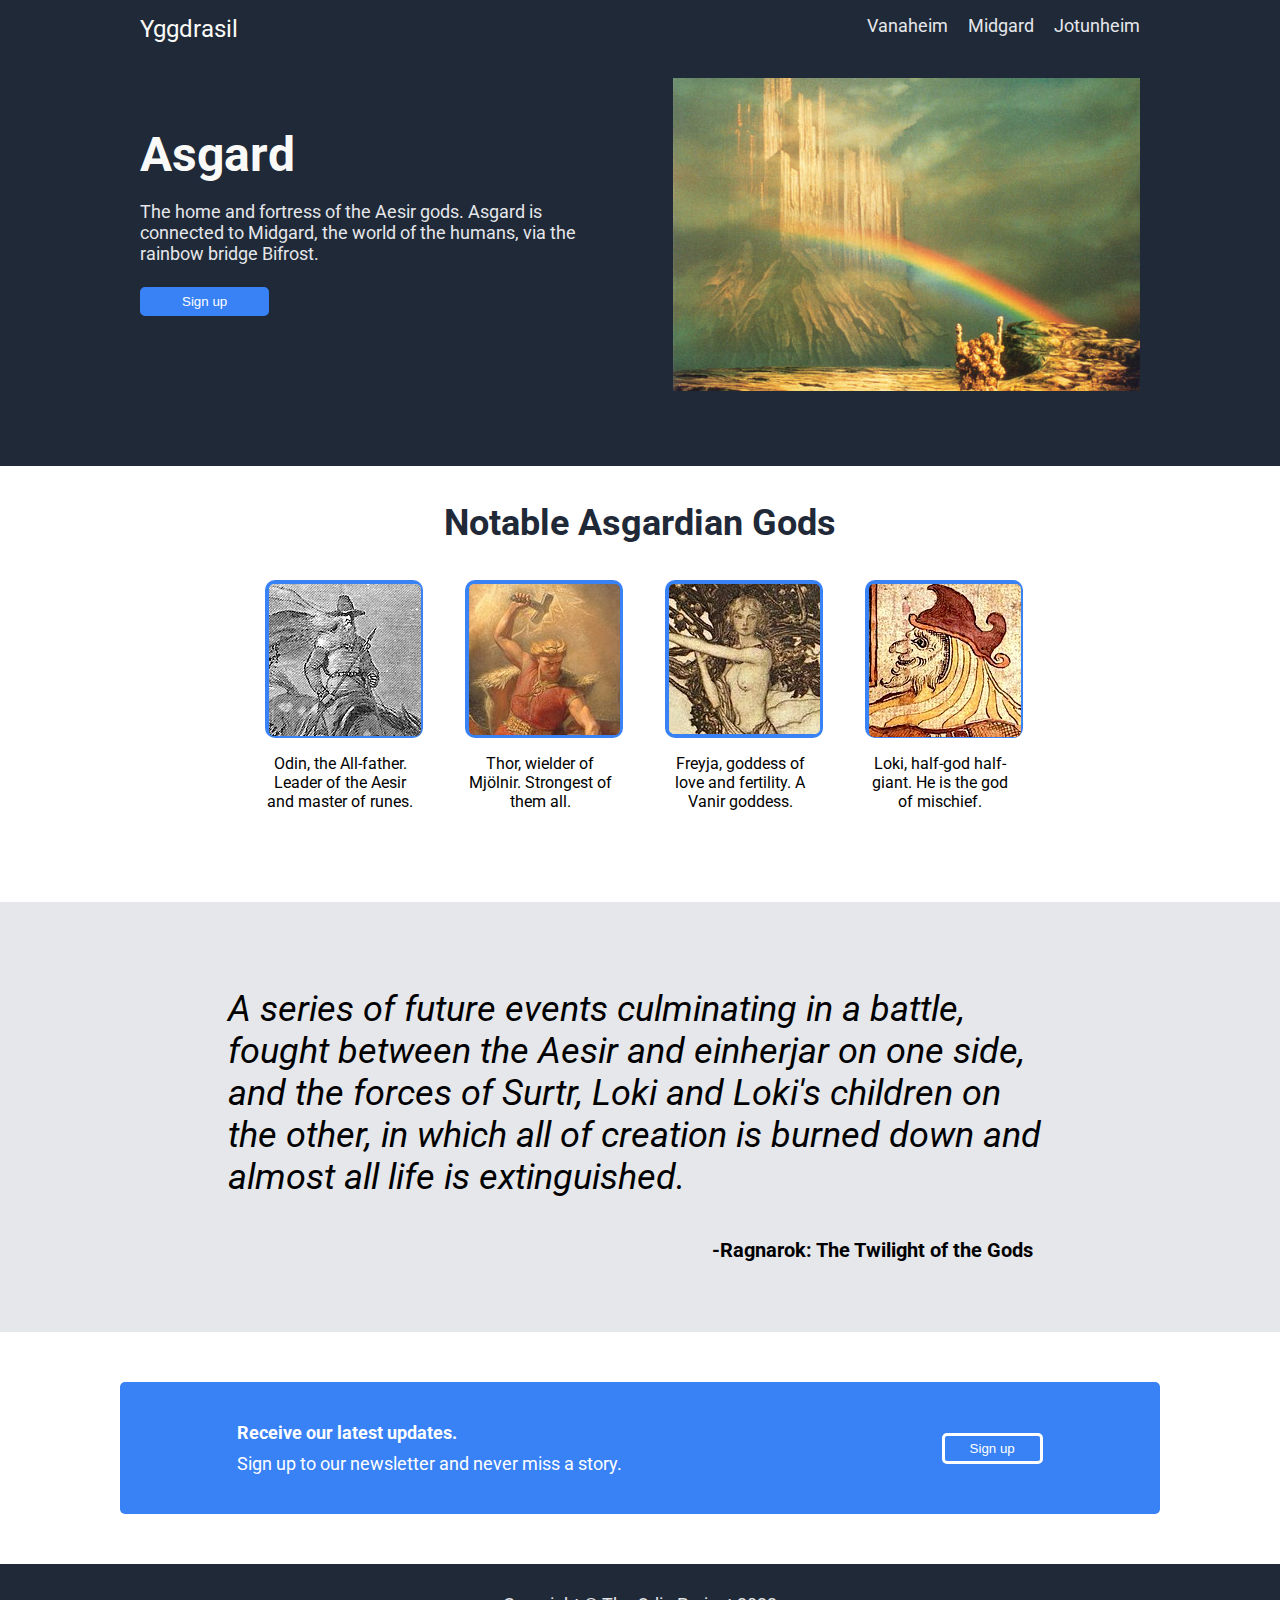
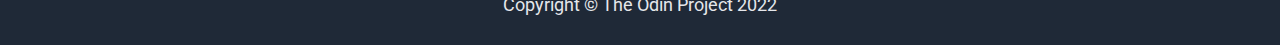
<file: index.html>
<!DOCTYPE html>
<html lang="en">
<head>
	<meta charset="UTF-8">
	<meta http-equiv="X-UA-Compatible" content="IE=edge">
	<meta name="viewport" content="width=device-width, initial-scale=1.0">
	<link rel="stylesheet" href="css/styles.css">
	<title>Asgard</title>
</head>
<body>
	<div class="header">
		<div class="header-top">
			<div class="logo">Yggdrasil</div>
			<ul class="upper-links">
				<li>Vanaheim</li>
				<li>Midgard</li>
				<li>Jotunheim</li>
			</ul>
		</div>
		<div class="upper-section">
			<div class="upper-left">
				<p id="main-title">Asgard</p>
				<p id="main-text">
					The home and fortress of the Aesir gods. Asgard is 
					connected to Midgard, the world of the humans, via the 
					rainbow bridge Bifrost.
				</p>
				<button>Sign up</button>
			</div>
			<div class="upper-right">
				<div class="upper-img-container">
					<img src="img/asgard-and-bifrost.jpeg" alt="Asgard and Bifrost image">
				</div>
			</div>
		</div>
	</div>
	<div class="middle-top-section">
		<p id="info-title">Notable Asgardian Gods</p>
		<div class="img-txt-containers">
			<div class="img-txt">
				<div class="img-container">
					<img src="img/odin.png" alt="Odin image">
				</div>
				<p>
					Odin, the All-father. Leader of the Aesir and master of runes.
				</p>
			</div>
			<div class="img-txt">
				<div class="img-container">
					<img src="img/thor.png" alt="Thor image">
				</div>
				<p>
					Thor, wielder of Mjölnir. Strongest of them all.
				</p>
			</div>
			<div class="img-txt">
				<div class="img-container">
					<img src="img/freyja.png" alt="Freyja image">
				</div>
				<p>
					Freyja, goddess of love and fertility. A Vanir goddess.
				</p>
			</div>
			<div class="img-txt">
				<div class="img-container">
					<img src="img/loki.png" alt="Loki image">
				</div>
				<p>
					Loki, half-god half-giant. He is the god of mischief.  
				</p>
			</div>
		</div>
	</div>
	<div class="middle-low-section">
		<div class="quote-container">
			<p class = "quote">
				A series of future events culminating in a battle, fought 
				between the Aesir and einherjar on one side, and the forces of 
				Surtr, Loki and Loki's children on the other, in which all of 
				creation is burned down and almost all life is extinguished.
			</p>
			<p class="quote-author">
				-Ragnarok: The Twilight of the Gods
			</p>
		</div>
	</div>
	<div class="lower-section">
		<div class="lower-left">
			<p id="call">Receive our latest updates.</p>
			<p>Sign up to our newsletter and never miss a story.</p>
		</div>
		<div class="lower-right">
			<button>Sign up</button>
		</div>
	</div>
	<div class="footer">
		Copyright © The Odin Project 2022
	</div>
</body>
</html>
</file>
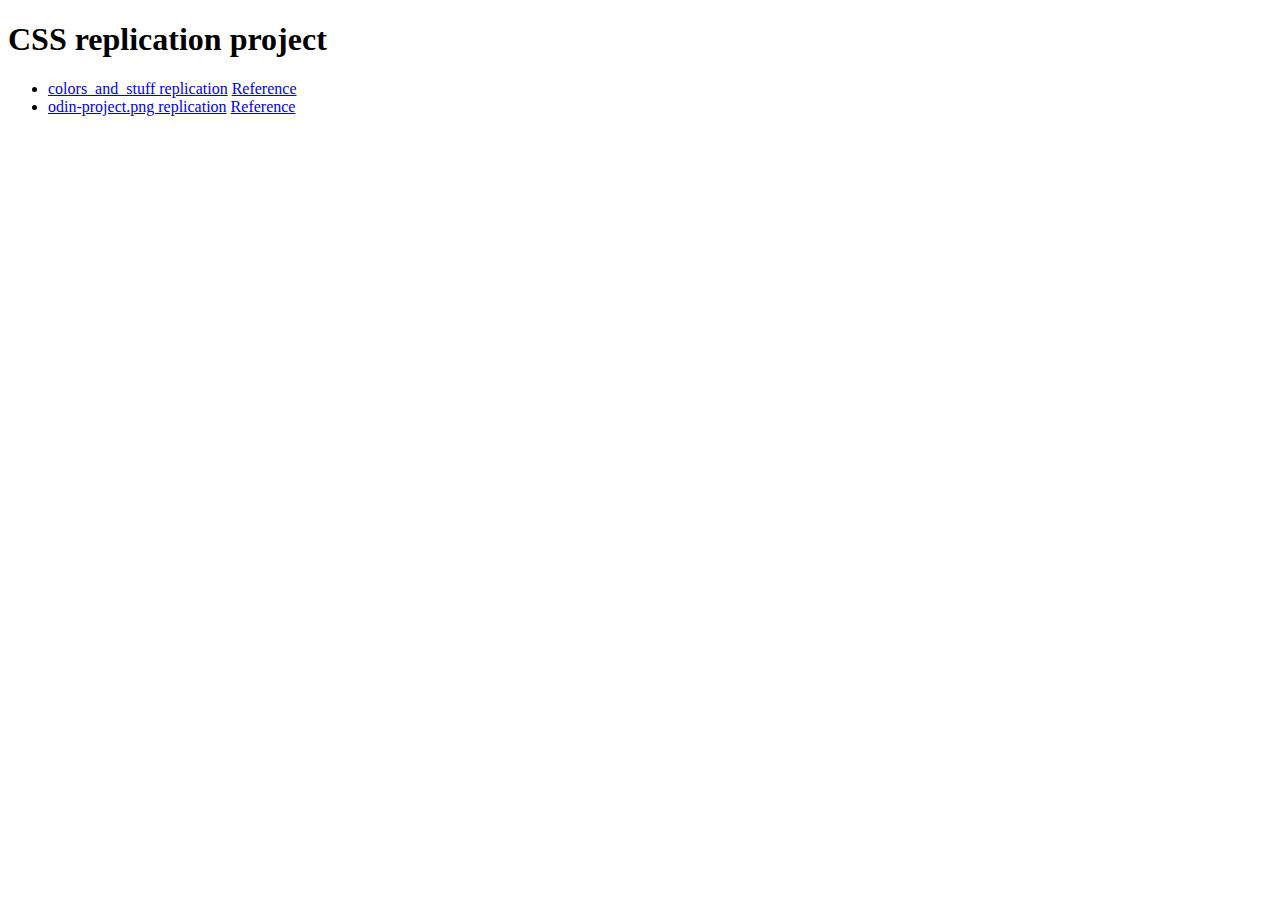
<file: 2021-version/index.html>
<!DOCTYPE html>
<html lang="en">
<head>
    <meta charset="UTF-8">
    <meta http-equiv="X-UA-Compatible" content="IE=edge">
    <meta name="viewport" content="width=device-width, initial-scale=1.0">
    <title>Home Page</title>
</head>
<body>
    <h1>CSS replication project</h1>
    <ul>
        <li><a href="color_and_stuff.html">colors_and_stuff replication</a> <a href="img/colors_and_stuff.png">Reference</a></li>
        <li><a href="odin-project.html">odin-project.png replication</a> <a href="img/odin-project.png">Reference</a></li>
    </ul>
</body>
</html>
</file>
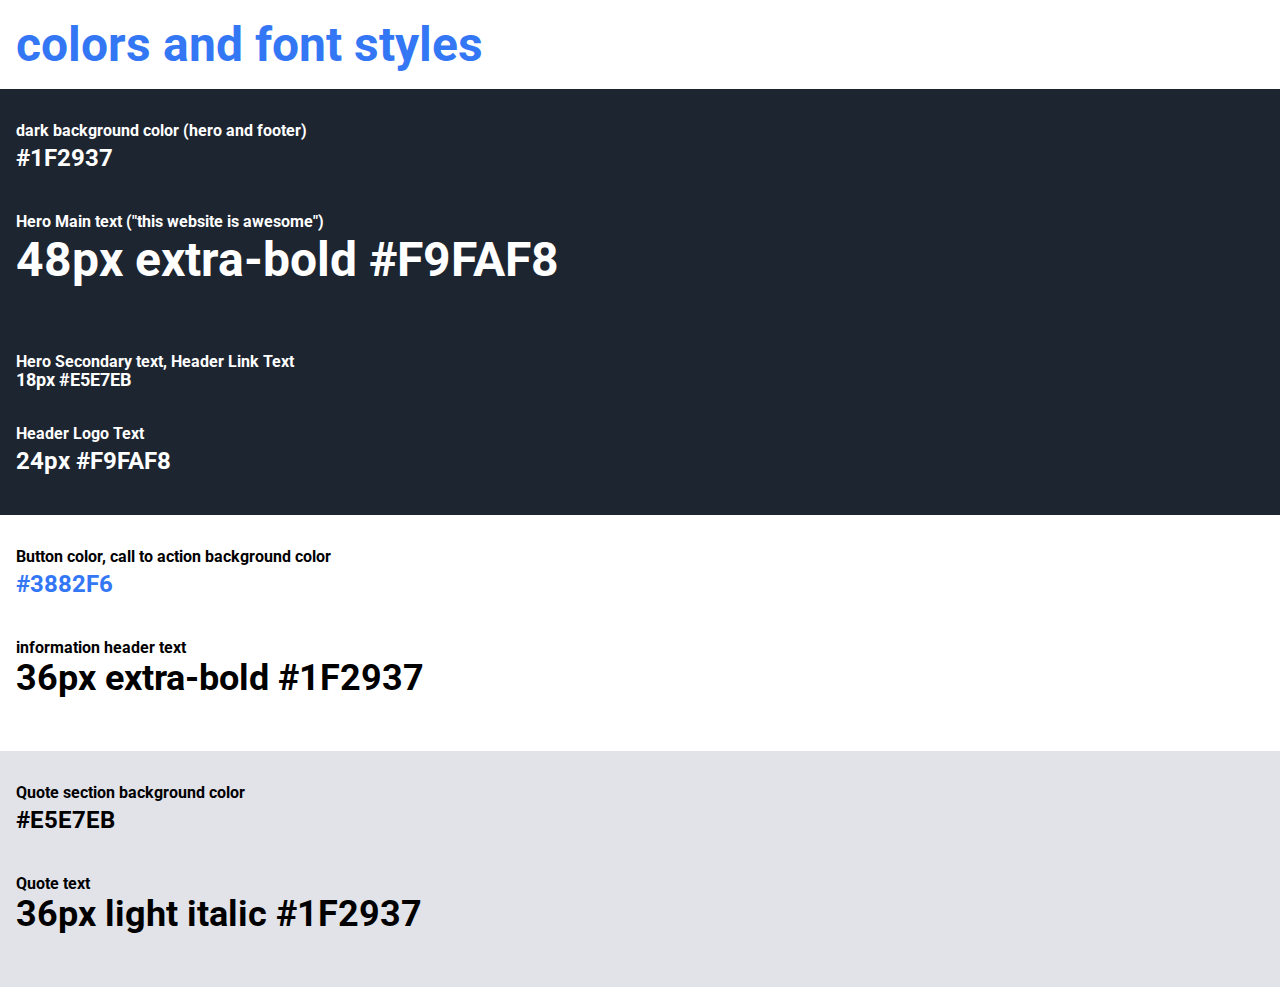
<file: 2021-version/color_and_stuff.html>
<!DOCTYPE html>
<html lang="en">
<head>
    <meta charset="UTF-8">
    <meta http-equiv="X-UA-Compatible" content="IE=edge">
    <meta name="viewport" content="width=device-width, initial-scale=1.0">
    <title>Colors and Stuff</title>

    <link rel="stylesheet" href="css/style-colors_and_stuff.css">
</head>
<body>
    <div class="header">
        <p class="one">colors and font styles</p>
    </div>

    <div class="top">
        <div class="top-one">
           <p class="one">dark background color (hero and footer)</p> 
           <p class="two">#1F2937</p>
        </div>
        <div class="top-two">
            <p class="one">Hero Main text ("this website is awesome")</p> 
            <p class="two">48px extra-bold #F9FAF8</p>
        </div>
        <div class="top-three">
            <p class="one">Hero Secondary text, Header Link Text</p> 
            <p class="two">18px #E5E7EB</p>
        </div>
        <div class="top-four">
            <p class="one">Header Logo Text</p> 
            <p class="two">24px #F9FAF8</p>
        </div>
    </div>

    <div class="low">
        <div class="low-one">
            <p class="one">Button color, call to action background color</p> 
            <p class="two">#3882F6</p>
         </div>
         <div class="low-two">
             <p class="one">information header text</p> 
             <p class="two">36px extra-bold #1F2937</p>
         </div>
    </div>

    <div class="footer">
        <div class="footer-one">
            <p class="one">Quote section background color</p> 
            <p class="two">#E5E7EB</p>
         </div>
         <div class="footer-two">
             <p class="one">Quote text</p> 
             <p class="two">36px light italic #1F2937</p>
         </div>
    </div>
</body>
</html>
</file>
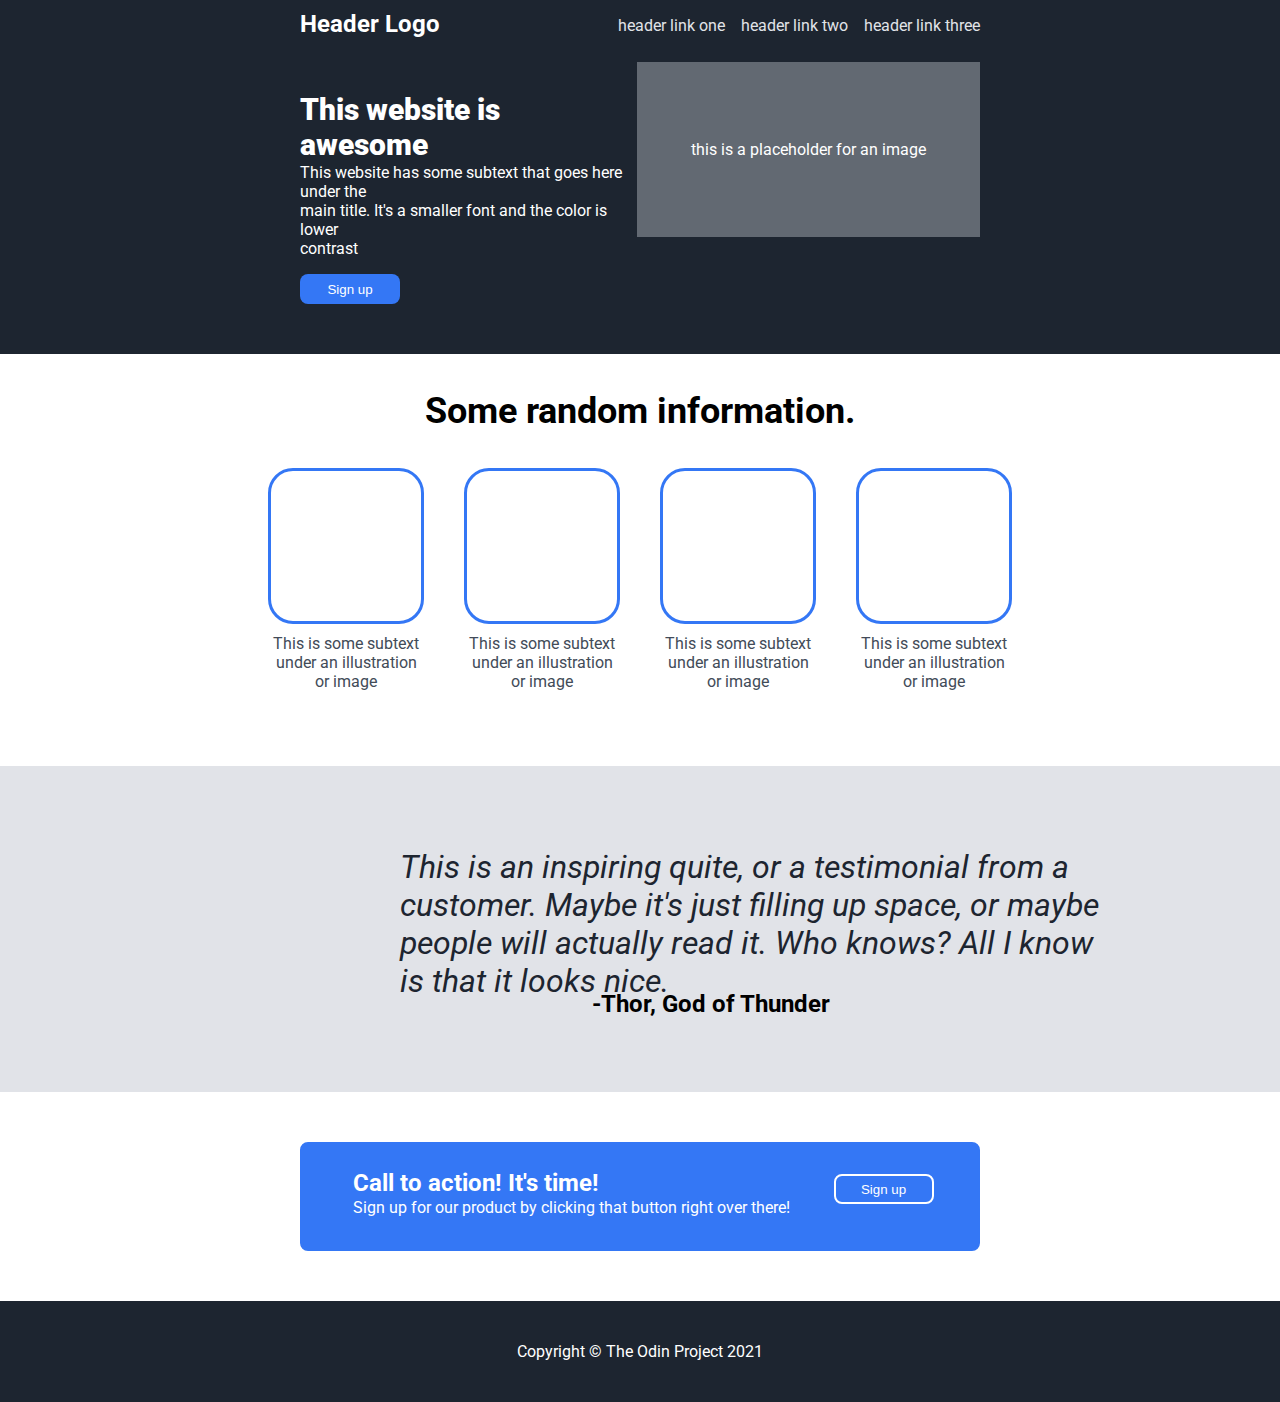
<file: 2021-version/odin-project.html>
<!DOCTYPE html>
<html lang="en">
<head>
    <meta charset="UTF-8">
    <meta http-equiv="X-UA-Compatible" content="IE=edge">
    <meta name="viewport" content="width=device-width, initial-scale=1.0">
    <title>Odin Project</title>

    <link rel="stylesheet" href="css/style-odin-project.css">
</head>
<body>

    <div class="header">

        <div class="header-top-container">
            <div class="logo-top-left">
                <p class="header-logo">Header Logo</p>
            </div>

            <div class="logo-top-right">
                <ul>
                    <li>header link one</li>
                    <li>header link two</li>
                    <li>header link three</li>
                </ul>
            </div>
        </div>

        <div class="header-middle-container">

            <div class="header-container-left">
                <p class="header-title">This website is <br>awesome</p>
                <p class="header-text">
                    This website has some subtext that goes here under the
                    <br>main title. It's a smaller font and the color is lower 
                    <br>contrast
                </p>
                <button class="header-button">Sign up</button>
            </div>

            <div class="header-container-right">
                <p class="image-placeholder">this is a placeholder for an image</p>
            </div>
        </div>

    </div>
    
    <div class="top">
        <p class="top-title">Some random information.</p>

        <div class="info-container">
            <div class="info">
                <div class="square"></div>
                <div class="top-text">This is some subtext 
                    <br>under an illustration 
                    <br>or image</div>
            </div>
            <div class="info">
                <div class="square"></div>
                <div class="top-text">This is some subtext 
                    <br>under an illustration 
                    <br>or image</div>
            </div>
            <div class="info">
                <div class="square"></div>
                <div class="top-text">This is some subtext 
                    <br>under an illustration 
                    <br>or image</div>
            </div>
            <div class="info">
                <div class="square"></div>
                <div class="top-text">This is some subtext 
                    <br>under an illustration 
                    <br>or image</div>
            </div>
        </div>

    </div>

    <div class="middle">
        <p class="quote">
            This is an inspiring quite, or a testimonial from a
            <br>customer. Maybe it's just filling up space, or maybe
            <br>people will actually read it. Who knows? All I know
            <br>is that it looks nice. 
        </p>
        <p class="author">
            -Thor, God of Thunder
        </p>

    </div>

    <div class="low">
            <div class="low-left-container">
                <p class="low-title">Call to action! It's time!</p>
                <p class="low-phrase">Sign up for our product by clicking that button right over there!</p>
            </div>

            <div class="low-right-container">
                <button class="low-button">Sign up</button>
            </div>
    </div>

    <div class="footer">
        <p class="copyright">Copyright © The Odin Project 2021</p>
    </div>

</body>
</html>
</file>
<file: css/styles.css>
/* General styles */
@import url('https://fonts.googleapis.com/css2?family=Roboto:wght@400;700&display=swap');

body {
	height: 100vh;
  	margin: 0;
  	font-family: Roboto, sans-serif;
	display: flex;
	flex-direction: column;
	justify-content: space-between;
}

button {
	background-color: #3882F6;
	border: 2px solid #3882F6;
	color: white;
	border-radius: 5px;
	padding: 5px;
	padding-left: 40px;
	padding-right: 40px;
}

/* Class based styles */
.header,
.upper-section,
.middle-top-section,
.middle-low-section,
.lower-section,
.footer {
	display: flex;
	justify-content: center;
}

.upper-section,
.middle-top-section {
	padding-bottom: 75px;
}

.middle-low-section {
	padding-top: 50px;
	padding-bottom: 50px;
}

.header {
	flex-direction: column;
	align-items: center;
	background-color: #1f2937;
}

.header-top {
	display: flex;
	justify-content: space-between;
	padding: 15px;
}

.header-top,
.upper-section {
	width: 1000px;
}

.logo {
	font-size: 24px;
	color: #F9FAf8;
}

.upper-links {
	display: flex;
	list-style-type: none;
	gap: 20px;
	margin: 0;
	padding: 0;
	font-size: 18px;
	color: #E5E7EB;
}

.upper-section{
	justify-content: space-between;
	align-items: flex-start;
	padding-top: 20px;
}

.upper-left p {
	font-size: 18px;
	color: #E5E7EB;
}

.upper-left button {
	margin-top: 5px;
}

.upper-img-container {
	background-color: rgb(115, 115, 115);
	width: 467px;
	height: 313px;
}

.upper-img-container img {
	width: 467px;
	height: 313px;
}

.middle-top-section {
	flex-direction: column;
	justify-content: center;
	align-items: center;
}

.img-txt-containers {
	display: flex;
	gap: 50px;
}

.img-txt {
	width: 150px;
	text-align: center;
}

.img-container {
	border-radius: 10px;
	border: 4px solid #3882F6;
	width: 150px;
	height: 150px;
}

.img-container img {
	border-radius: 5px;
	width: auto;
	height: auto;
}

.middle-low-section {
	flex-direction: column;
	justify-content: center;
	align-items: center;
	background-color: #E5E7EB;
}

.quote-container {
	display: flex;
	flex-direction: column;
}

.quote {
	font-size: 36px;
	font-style: italic;
	width: 825px;
	margin-bottom: 20px;
}

.quote-author {
	font-weight: bold;
	align-self: flex-end;
	padding-right: 20px;
	font-size: 20px;
}

.lower-section {
	display: flex;
	justify-content: space-around;
	align-items: center;
	gap: 125px;
	width: 1000px;
	margin: auto;
	margin-top: 50px;
	margin-bottom: 50px;
	padding: 20px;
	padding-top: 40px;
	padding-bottom: 40px;
	border-radius: 5px;
	background-color: #3882F6;
	font-size: 18px;
	color: white;
}

.lower-section button {
	border: 3px solid white;
	padding-left: 25px;
	padding-right: 25px;
}

.lower-left p {
	margin-top: 0;
	margin-bottom: 0;
}

.footer {
	padding: 30px;
	background-color: #1f2937;
	font-size: 18px;
	color: #E5E7EB;
}

/* Id based styles */
#main-title {
	width: 400px;
	font-size: 48px;
	font-weight: bolder;
	color: #F9FAF8;
	margin-bottom: 0;
}

#main-text {
	width: 450px;
}

#info-title {
	font-size: 36px;
	font-weight: bolder;
	color: #1F2937;
}

#call {
	font-weight: bold;
	padding-bottom: 10px;
}
</file>
<file: 2021-version/css/style-colors_and_stuff.css>
@import url('https://fonts.googleapis.com/css2?family=Roboto&display=swap');

/*General*/
body{
    font-family: 'Roboto', sans-serif;
    text-align: left;
    height: 100vh;
    margin: 0;
    display: flex;
    flex-direction: column;
    font-weight: bold;
}
.header,
.top,
.low,
.footer{
    padding: 16px;
    display: flex;
    flex-direction: column;
}

/*Header*/
.header{
    background-color: white;
    color: rgb(52,119,245);
}
.header .one{
    font-size: 48px;
    font-weight: bold;
    margin: 0px;
}

/*Top*/
.top{
    background-color: rgb(29,37,48);
    color:white;
}
.top .one{
    margin-bottom: -20px;
}
.top-one .two{
    font-size: 24px;
}
.top-two .two{
    font-size: 48px;
    font-weight: bold;
    margin-top: 20px;
}
.top-three .two{
    font-size: 18px;
}
.top-four .two{
    font-size: 24px;
    font-weight: bold;
}

/*Low*/
.low{
    background-color: white;
}
.low .one{
    margin-bottom: -20px;
}
.low-one .two{
    color: rgb(52,119,245);
    font-size: 24px;
}
.low-two .two{
    font-weight: bold;
    font-size: 36px;
    margin-top: 20px;
}

/*Footer*/
.footer{
    background-color: rgb(225,227,232);
}
.footer .one{
    margin-bottom: -20px;
}
.footer-one .two{
    font-size: 24px;
}
.footer-two .two{
    font-size: 36px;
}
.footer-two .two{
    font-weight: bold;
    font-size: 36px;
    margin-top: 20px;
}
</file>
<file: 2021-version/css/style-odin-project.css>
@import url('https://fonts.googleapis.com/css2?family=Roboto&display=swap');

/* General */
body{
    font-family: 'Roboto', sans-serif;
    text-align: center;
    height: 100vh;
    margin: 0;
    display: flex;
    flex-direction: column;
}
ul{
    list-style-type: none;
    display: flex;
    gap: 16px;
}

.header,
.top,
.middle{
    display: flex;
    flex-direction: column;
}
.low,
.footer{
    display: flex;
    justify-content: center;
}

/*Header*/
.header{
    background-color: rgb(29, 37, 48);
    color: white;
    padding-bottom: 50px;
    padding-left: 300px;
    padding-right: 300px;
}

.header-top-container,
.header-middle-container{
    display: flex;
    justify-content: space-between;
}
.header-top-container{
    display: flex;
    align-content: center;
}
.header-container-left{
    text-align: left;
}
.header-container-right{
    background-color: rgb(98, 105, 114);
    width: 400px;
    height: 175px;
    display: flex;
    flex-direction: column;
    justify-content: center;
    align-content: center;
}

.header-logo{
    font-weight: bolder;
    font-size: 24px;
    margin-top: 10px;
}
.logo-top-right{
    color: rgb(225, 227, 232);
}
.header-title{
    font-weight: 1000;
    font-size: 30px;
    margin-bottom: -15px;
}
.header-button{
    background-color: rgb(52, 119, 245);
    color: white;
    width: 100px;
    height: 30px;
    border-radius: 8px;
    border:rgb(52, 119, 245);
}

/*Top*/
.top{
    padding-bottom: 75px;
}

.info-container{
    display: flex;
    justify-content: center;
    gap: 40px;
}

.top-title{
    font-weight: bolder;
    font-size: 36px;
}
.square{
    border-radius: 25px;
    border: 3px solid rgb(52,119,245);
    width: 150px;
    height: 150px;
    margin-bottom: 10px;
}
.top-text{
    color: rgb(66,75,88);
}

/*Middle*/
.middle{
    background-color: rgb(225,227,232);
    padding: 50px;
}

.quote{
    font-size: xx-large;
    font-weight: 400;
    text-align: left;
    font-style: italic;
    padding-left: 350px;
    margin-bottom: -10px;
    color: rgb(29,37,48);
}
.author{
    text-align: right;
    font-size: 24px;
    font-weight: 700;
    padding-right: 400px;
    margin-top: 0;
}

/*Low*/
.low{
    background-color: rgb(52,119,245);
    color: white;
    justify-content: space-evenly;
    margin: 50px;
    margin-right: 300px;
    margin-left: 300px;
    padding-bottom: 15px;
    border-radius: 8px;
    border: 3px solid rgb(52,119,245);
}

.low-left-container{
    text-align: left;
    padding-left: 50px;
}
.low-right-container{
    margin: auto;
}

.low-title{
    font-weight: 700;
    font-size: x-large;
    margin-bottom: -15px;
}

.low-button{
    background-color: rgb(52,119,245);
    color: white;
    width: 100px;
    height: 30px;
    border-radius: 8px;
    border: 2px solid white;
}

/*Footer*/
.footer{
    background-color: rgb(29,37,48);
    color: white;
    padding: 25px;
}
</file>
